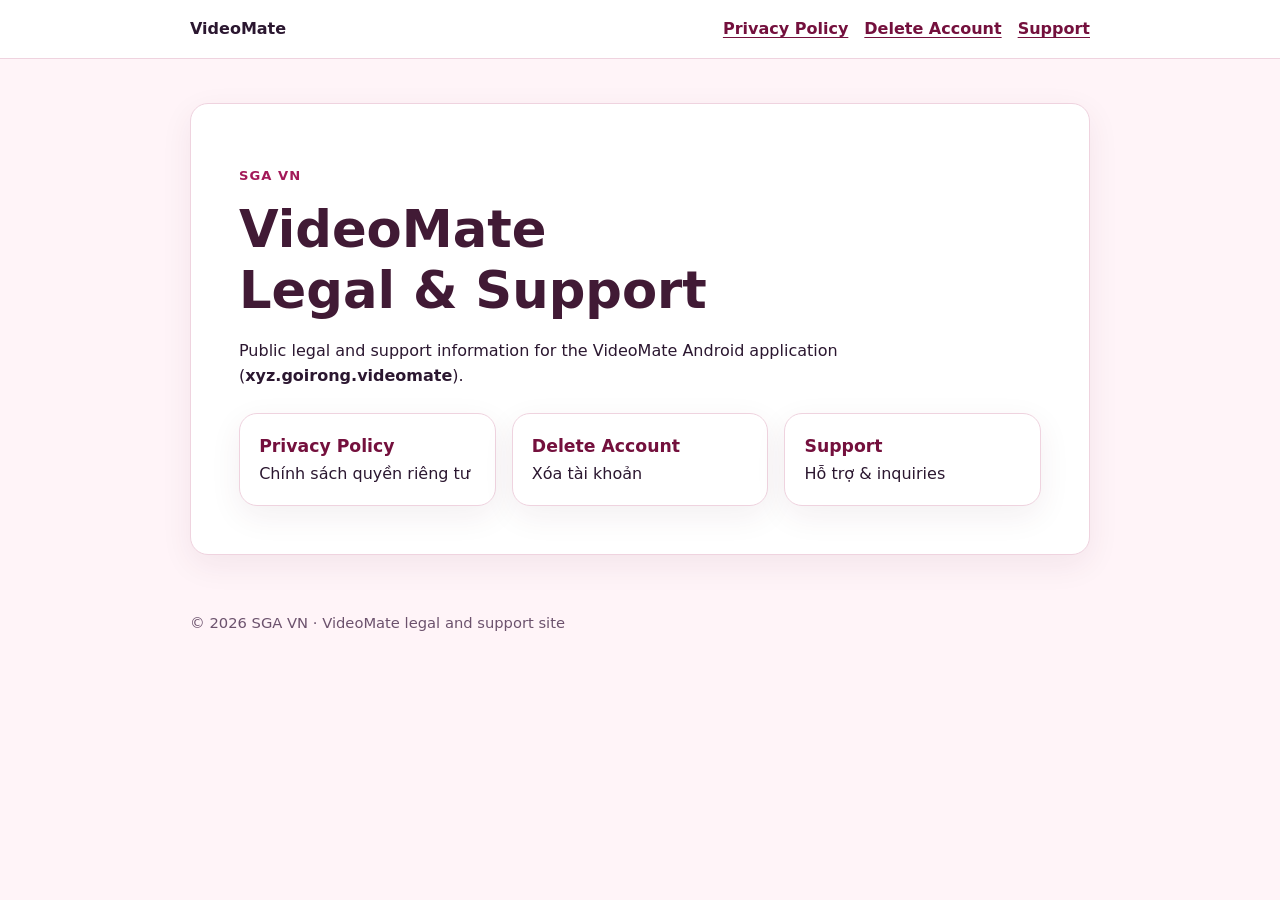
<file: index.html>
<!doctype html>
<html lang="vi">
<head>
  <meta charset="utf-8">
  <meta name="viewport" content="width=device-width, initial-scale=1">
  <meta name="description" content="VideoMate legal and support information.">
  <title>VideoMate — Legal &amp; Support</title>
  <link rel="stylesheet" href="assets/styles.css">
</head>
<body>
  <a class="skip-link" href="#content">Skip to content</a>
  <header><div class="bar"><a class="brand" href="./">VideoMate</a><nav aria-label="Primary"><a href="privacy/">Privacy Policy</a><a href="delete-account/">Delete Account</a><a href="support/">Support</a></nav></div></header>
  <main id="content">
    <section class="hero">
      <p class="eyebrow">SGA VN</p>
      <h1>VideoMate<br>Legal &amp; Support</h1>
      <p>Public legal and support information for the VideoMate Android application (<strong>xyz.goirong.videomate</strong>).</p>
      <div class="cards">
        <a class="card" href="privacy/"><strong>Privacy Policy</strong>Chính sách quyền riêng tư</a>
        <a class="card" href="delete-account/"><strong>Delete Account</strong>Xóa tài khoản</a>
        <a class="card" href="support/"><strong>Support</strong>Hỗ trợ &amp; inquiries</a>
      </div>
    </section>
  </main>
  <footer>© 2026 SGA VN · VideoMate legal and support site</footer>
</body>
</html>
</file>
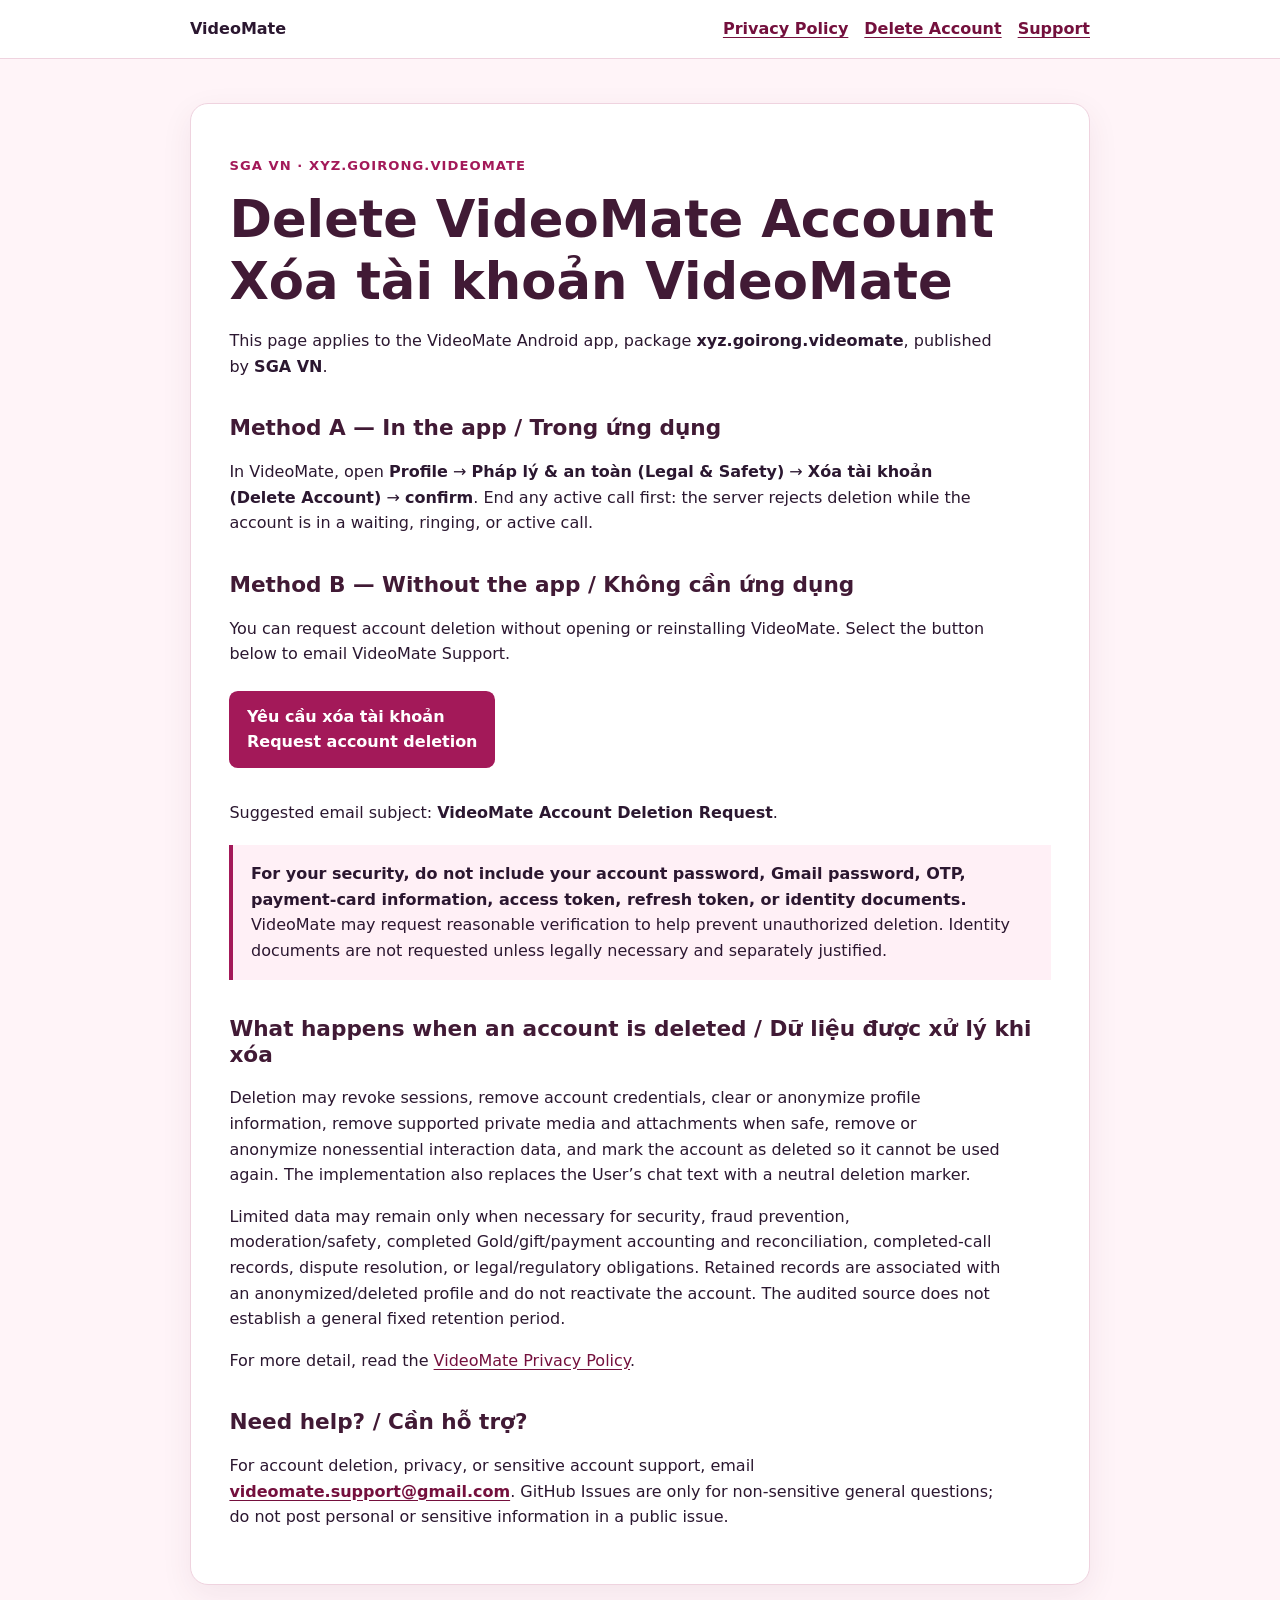
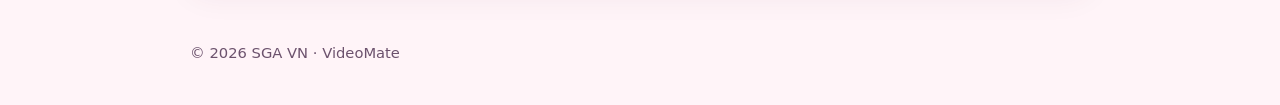
<file: delete-account/index.html>
<!doctype html>
<html lang="vi">
<head>
  <meta charset="utf-8">
  <meta name="viewport" content="width=device-width, initial-scale=1">
  <meta name="description" content="How to delete a VideoMate account.">
  <title>Delete VideoMate Account | Xóa tài khoản VideoMate</title>
  <link rel="stylesheet" href="../assets/styles.css">
</head>
<body>
  <a class="skip-link" href="#content">Skip to content</a>
  <header><div class="bar"><a class="brand" href="../">VideoMate</a><nav aria-label="Primary"><a href="../privacy/">Privacy Policy</a><a href="./">Delete Account</a><a href="../support/">Support</a></nav></div></header>
  <main id="content"><article>
    <p class="eyebrow">SGA VN · xyz.goirong.videomate</p>
    <h1>Delete VideoMate Account<br><span lang="vi">Xóa tài khoản VideoMate</span></h1>
    <p>This page applies to the VideoMate Android app, package <strong>xyz.goirong.videomate</strong>, published by <strong>SGA VN</strong>.</p>
    <h2>Method A — In the app / Trong ứng dụng</h2>
    <p>In VideoMate, open <strong>Profile</strong> → <strong>Pháp lý &amp; an toàn (Legal &amp; Safety)</strong> → <strong>Xóa tài khoản (Delete Account)</strong> → <strong>confirm</strong>. End any active call first: the server rejects deletion while the account is in a waiting, ringing, or active call.</p>
    <h2>Method B — Without the app / Không cần ứng dụng</h2>
    <p>You can request account deletion without opening or reinstalling VideoMate. Select the button below to email VideoMate Support.</p>
    <p><a class="deletion-cta" href="mailto:videomate.support@gmail.com?subject=VideoMate%20Account%20Deletion%20Request&amp;body=Hello%20VideoMate%20Support%2C%0A%0AI%20would%20like%20to%20request%20deletion%20of%20my%20VideoMate%20account.%0A%0AVideoMate%20account%20email%2Fusername%3A%0ADisplay%20name%3A%0A%0AI%20understand%20that%20reasonable%20verification%20may%20be%20required%20to%20prevent%20unauthorized%20account%20deletion.">Yêu cầu xóa tài khoản<br><span lang="en">Request account deletion</span></a></p>
    <p>Suggested email subject: <strong>VideoMate Account Deletion Request</strong>.</p>
    <div class="notice"><strong>For your security, do not include your account password, Gmail password, OTP, payment-card information, access token, refresh token, or identity documents.</strong> VideoMate may request reasonable verification to help prevent unauthorized deletion. Identity documents are not requested unless legally necessary and separately justified.</div>
    <h2>What happens when an account is deleted / Dữ liệu được xử lý khi xóa</h2>
    <p>Deletion may revoke sessions, remove account credentials, clear or anonymize profile information, remove supported private media and attachments when safe, remove or anonymize nonessential interaction data, and mark the account as deleted so it cannot be used again. The implementation also replaces the User’s chat text with a neutral deletion marker.</p>
    <p>Limited data may remain only when necessary for security, fraud prevention, moderation/safety, completed Gold/gift/payment accounting and reconciliation, completed-call records, dispute resolution, or legal/regulatory obligations. Retained records are associated with an anonymized/deleted profile and do not reactivate the account. The audited source does not establish a general fixed retention period.</p>
    <p>For more detail, read the <a href="../privacy/">VideoMate Privacy Policy</a>.</p>
    <h2>Need help? / Cần hỗ trợ?</h2>
    <p>For account deletion, privacy, or sensitive account support, email <a class="contact" href="mailto:videomate.support@gmail.com">videomate.support@gmail.com</a>. GitHub Issues are only for non-sensitive general questions; do not post personal or sensitive information in a public issue.</p>
  </article></main>
  <footer>© 2026 SGA VN · VideoMate</footer>
</body>
</html>
</file>
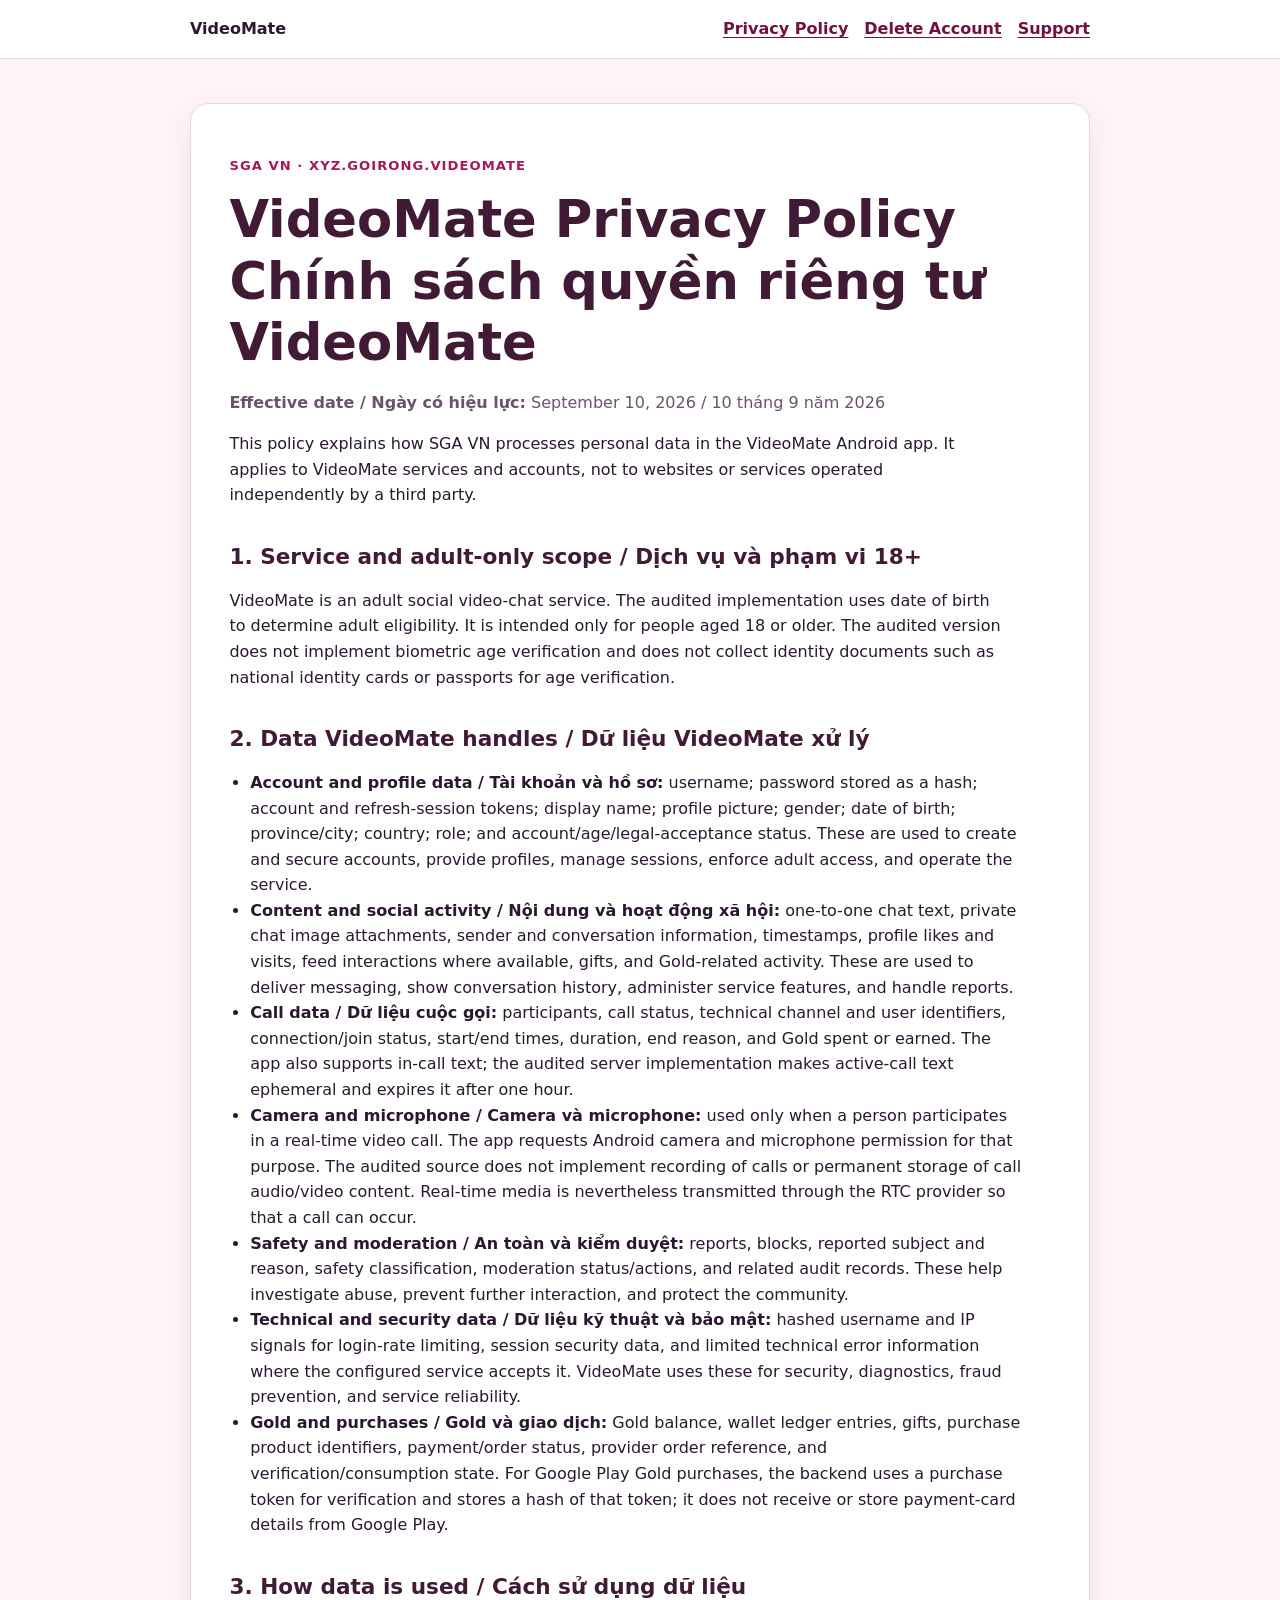
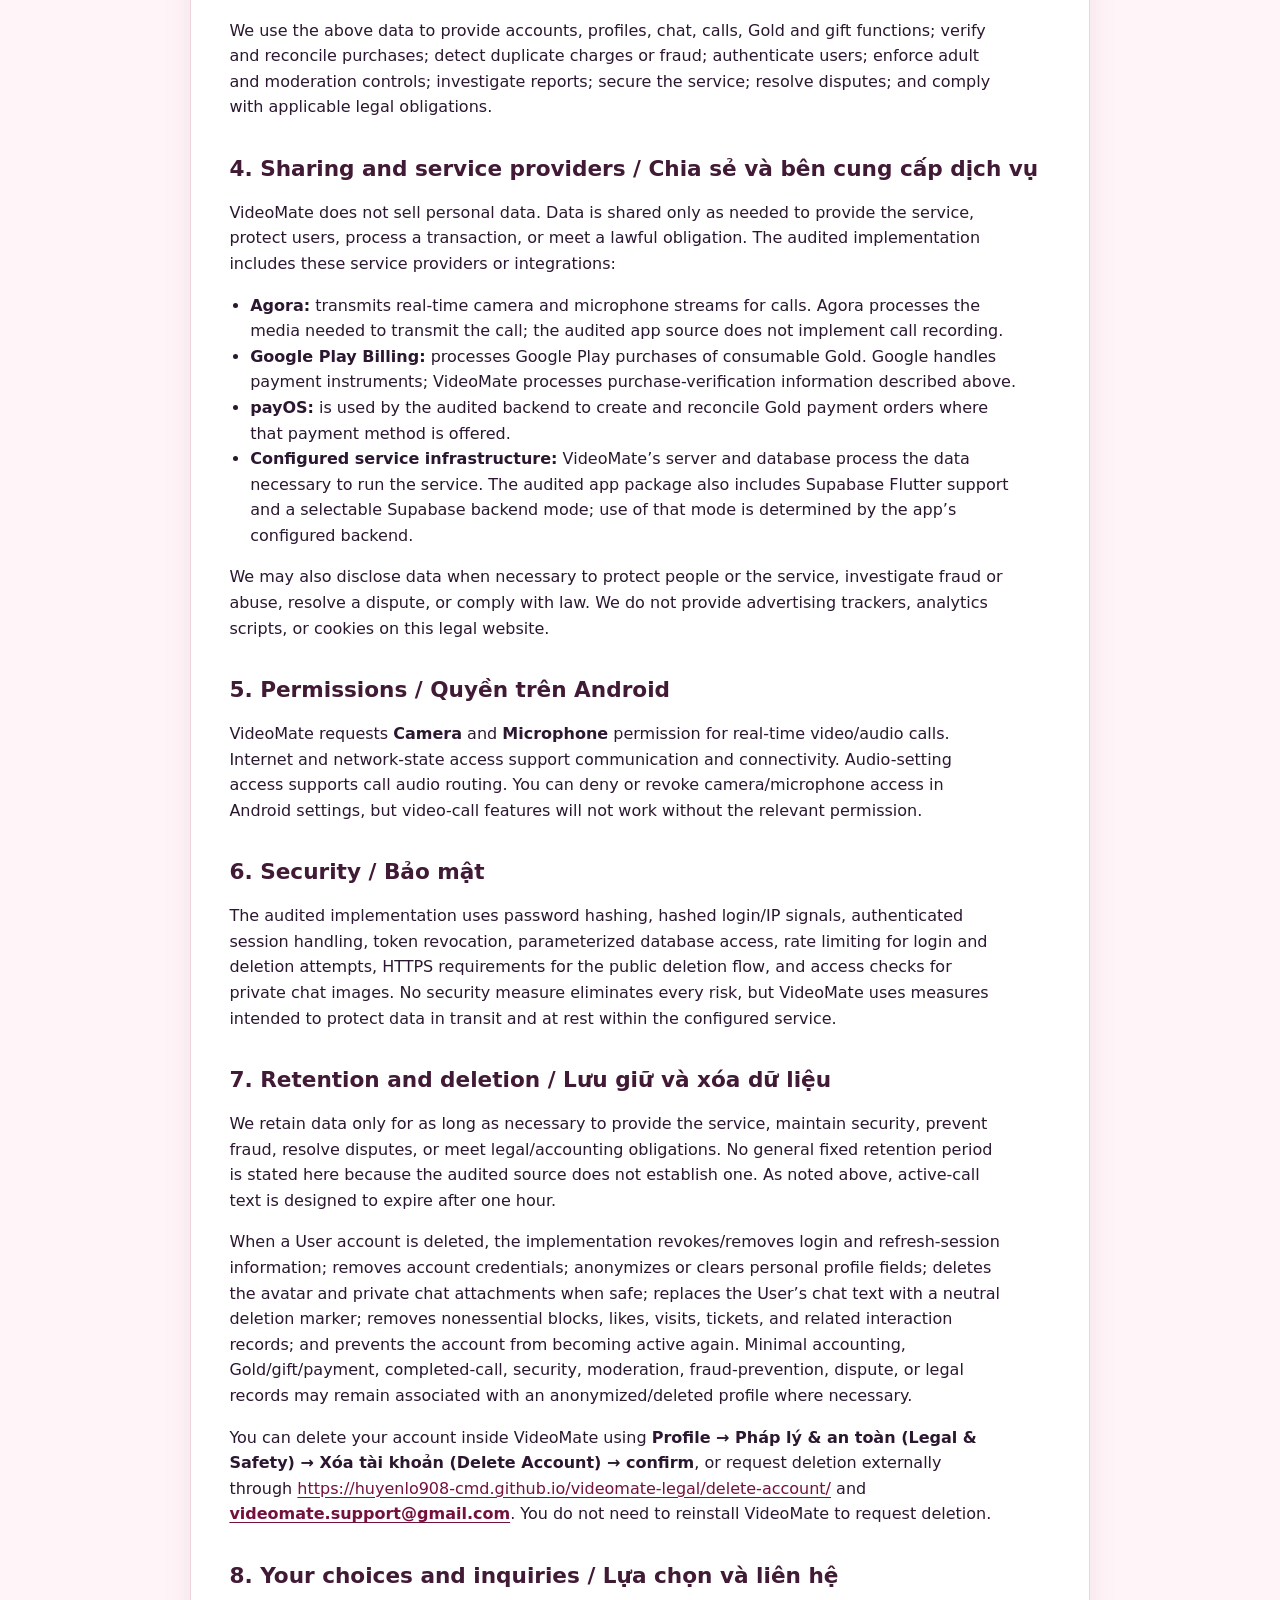
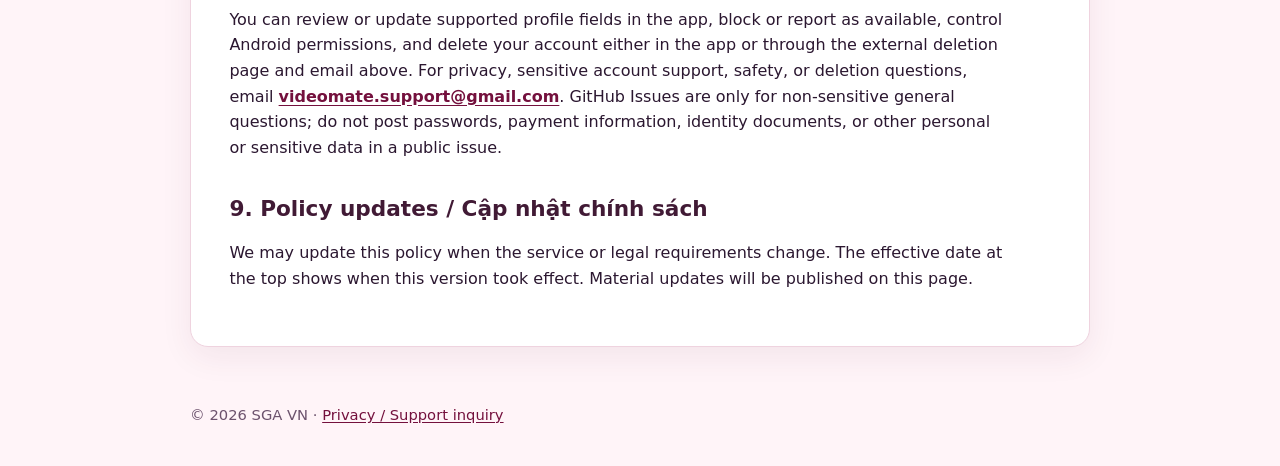
<file: privacy/index.html>
<!doctype html>
<html lang="vi">
<head>
  <meta charset="utf-8">
  <meta name="viewport" content="width=device-width, initial-scale=1">
  <meta name="description" content="VideoMate Privacy Policy / Chính sách quyền riêng tư VideoMate.">
  <title>VideoMate Privacy Policy | Chính sách quyền riêng tư VideoMate</title>
  <link rel="stylesheet" href="../assets/styles.css">
</head>
<body>
  <a class="skip-link" href="#content">Skip to content</a>
  <header><div class="bar"><a class="brand" href="../">VideoMate</a><nav aria-label="Primary"><a href="./">Privacy Policy</a><a href="../delete-account/">Delete Account</a><a href="../support/">Support</a></nav></div></header>
  <main id="content"><article>
    <p class="eyebrow">SGA VN · xyz.goirong.videomate</p>
    <h1>VideoMate Privacy Policy<br><span lang="vi">Chính sách quyền riêng tư VideoMate</span></h1>
    <p class="meta"><strong>Effective date / Ngày có hiệu lực:</strong> September 10, 2026 / 10 tháng 9 năm 2026</p>
    <p>This policy explains how SGA VN processes personal data in the VideoMate Android app. It applies to VideoMate services and accounts, not to websites or services operated independently by a third party.</p>

    <h2>1. Service and adult-only scope / Dịch vụ và phạm vi 18+</h2>
    <p>VideoMate is an adult social video-chat service. The audited implementation uses date of birth to determine adult eligibility. It is intended only for people aged 18 or older. The audited version does not implement biometric age verification and does not collect identity documents such as national identity cards or passports for age verification.</p>

    <h2>2. Data VideoMate handles / Dữ liệu VideoMate xử lý</h2>
    <ul>
      <li><strong>Account and profile data / Tài khoản và hồ sơ:</strong> username; password stored as a hash; account and refresh-session tokens; display name; profile picture; gender; date of birth; province/city; country; role; and account/age/legal-acceptance status. These are used to create and secure accounts, provide profiles, manage sessions, enforce adult access, and operate the service.</li>
      <li><strong>Content and social activity / Nội dung và hoạt động xã hội:</strong> one-to-one chat text, private chat image attachments, sender and conversation information, timestamps, profile likes and visits, feed interactions where available, gifts, and Gold-related activity. These are used to deliver messaging, show conversation history, administer service features, and handle reports.</li>
      <li><strong>Call data / Dữ liệu cuộc gọi:</strong> participants, call status, technical channel and user identifiers, connection/join status, start/end times, duration, end reason, and Gold spent or earned. The app also supports in-call text; the audited server implementation makes active-call text ephemeral and expires it after one hour.</li>
      <li><strong>Camera and microphone / Camera và microphone:</strong> used only when a person participates in a real-time video call. The app requests Android camera and microphone permission for that purpose. The audited source does not implement recording of calls or permanent storage of call audio/video content. Real-time media is nevertheless transmitted through the RTC provider so that a call can occur.</li>
      <li><strong>Safety and moderation / An toàn và kiểm duyệt:</strong> reports, blocks, reported subject and reason, safety classification, moderation status/actions, and related audit records. These help investigate abuse, prevent further interaction, and protect the community.</li>
      <li><strong>Technical and security data / Dữ liệu kỹ thuật và bảo mật:</strong> hashed username and IP signals for login-rate limiting, session security data, and limited technical error information where the configured service accepts it. VideoMate uses these for security, diagnostics, fraud prevention, and service reliability.</li>
      <li><strong>Gold and purchases / Gold và giao dịch:</strong> Gold balance, wallet ledger entries, gifts, purchase product identifiers, payment/order status, provider order reference, and verification/consumption state. For Google Play Gold purchases, the backend uses a purchase token for verification and stores a hash of that token; it does not receive or store payment-card details from Google Play.</li>
    </ul>

    <h2>3. How data is used / Cách sử dụng dữ liệu</h2>
    <p>We use the above data to provide accounts, profiles, chat, calls, Gold and gift functions; verify and reconcile purchases; detect duplicate charges or fraud; authenticate users; enforce adult and moderation controls; investigate reports; secure the service; resolve disputes; and comply with applicable legal obligations.</p>

    <h2>4. Sharing and service providers / Chia sẻ và bên cung cấp dịch vụ</h2>
    <p>VideoMate does not sell personal data. Data is shared only as needed to provide the service, protect users, process a transaction, or meet a lawful obligation. The audited implementation includes these service providers or integrations:</p>
    <ul>
      <li><strong>Agora:</strong> transmits real-time camera and microphone streams for calls. Agora processes the media needed to transmit the call; the audited app source does not implement call recording.</li>
      <li><strong>Google Play Billing:</strong> processes Google Play purchases of consumable Gold. Google handles payment instruments; VideoMate processes purchase-verification information described above.</li>
      <li><strong>payOS:</strong> is used by the audited backend to create and reconcile Gold payment orders where that payment method is offered.</li>
      <li><strong>Configured service infrastructure:</strong> VideoMate’s server and database process the data necessary to run the service. The audited app package also includes Supabase Flutter support and a selectable Supabase backend mode; use of that mode is determined by the app’s configured backend.</li>
    </ul>
    <p>We may also disclose data when necessary to protect people or the service, investigate fraud or abuse, resolve a dispute, or comply with law. We do not provide advertising trackers, analytics scripts, or cookies on this legal website.</p>

    <h2>5. Permissions / Quyền trên Android</h2>
    <p>VideoMate requests <strong>Camera</strong> and <strong>Microphone</strong> permission for real-time video/audio calls. Internet and network-state access support communication and connectivity. Audio-setting access supports call audio routing. You can deny or revoke camera/microphone access in Android settings, but video-call features will not work without the relevant permission.</p>

    <h2>6. Security / Bảo mật</h2>
    <p>The audited implementation uses password hashing, hashed login/IP signals, authenticated session handling, token revocation, parameterized database access, rate limiting for login and deletion attempts, HTTPS requirements for the public deletion flow, and access checks for private chat images. No security measure eliminates every risk, but VideoMate uses measures intended to protect data in transit and at rest within the configured service.</p>

    <h2>7. Retention and deletion / Lưu giữ và xóa dữ liệu</h2>
    <p>We retain data only for as long as necessary to provide the service, maintain security, prevent fraud, resolve disputes, or meet legal/accounting obligations. No general fixed retention period is stated here because the audited source does not establish one. As noted above, active-call text is designed to expire after one hour.</p>
    <p>When a User account is deleted, the implementation revokes/removes login and refresh-session information; removes account credentials; anonymizes or clears personal profile fields; deletes the avatar and private chat attachments when safe; replaces the User’s chat text with a neutral deletion marker; removes nonessential blocks, likes, visits, tickets, and related interaction records; and prevents the account from becoming active again. Minimal accounting, Gold/gift/payment, completed-call, security, moderation, fraud-prevention, dispute, or legal records may remain associated with an anonymized/deleted profile where necessary.</p>
    <p>You can delete your account inside VideoMate using <strong>Profile → Pháp lý &amp; an toàn (Legal &amp; Safety) → Xóa tài khoản (Delete Account) → confirm</strong>, or request deletion externally through <a href="https://huyenlo908-cmd.github.io/videomate-legal/delete-account/">https://huyenlo908-cmd.github.io/videomate-legal/delete-account/</a> and <a class="contact" href="mailto:videomate.support@gmail.com">videomate.support@gmail.com</a>. You do not need to reinstall VideoMate to request deletion.</p>

    <h2>8. Your choices and inquiries / Lựa chọn và liên hệ</h2>
    <p>You can review or update supported profile fields in the app, block or report as available, control Android permissions, and delete your account either in the app or through the external deletion page and email above. For privacy, sensitive account support, safety, or deletion questions, email <a class="contact" href="mailto:videomate.support@gmail.com">videomate.support@gmail.com</a>. GitHub Issues are only for non-sensitive general questions; do not post passwords, payment information, identity documents, or other personal or sensitive data in a public issue.</p>

    <h2>9. Policy updates / Cập nhật chính sách</h2>
    <p>We may update this policy when the service or legal requirements change. The effective date at the top shows when this version took effect. Material updates will be published on this page.</p>
  </article></main>
  <footer>© 2026 SGA VN · <a href="../support/">Privacy / Support inquiry</a></footer>
</body>
</html>
</file>
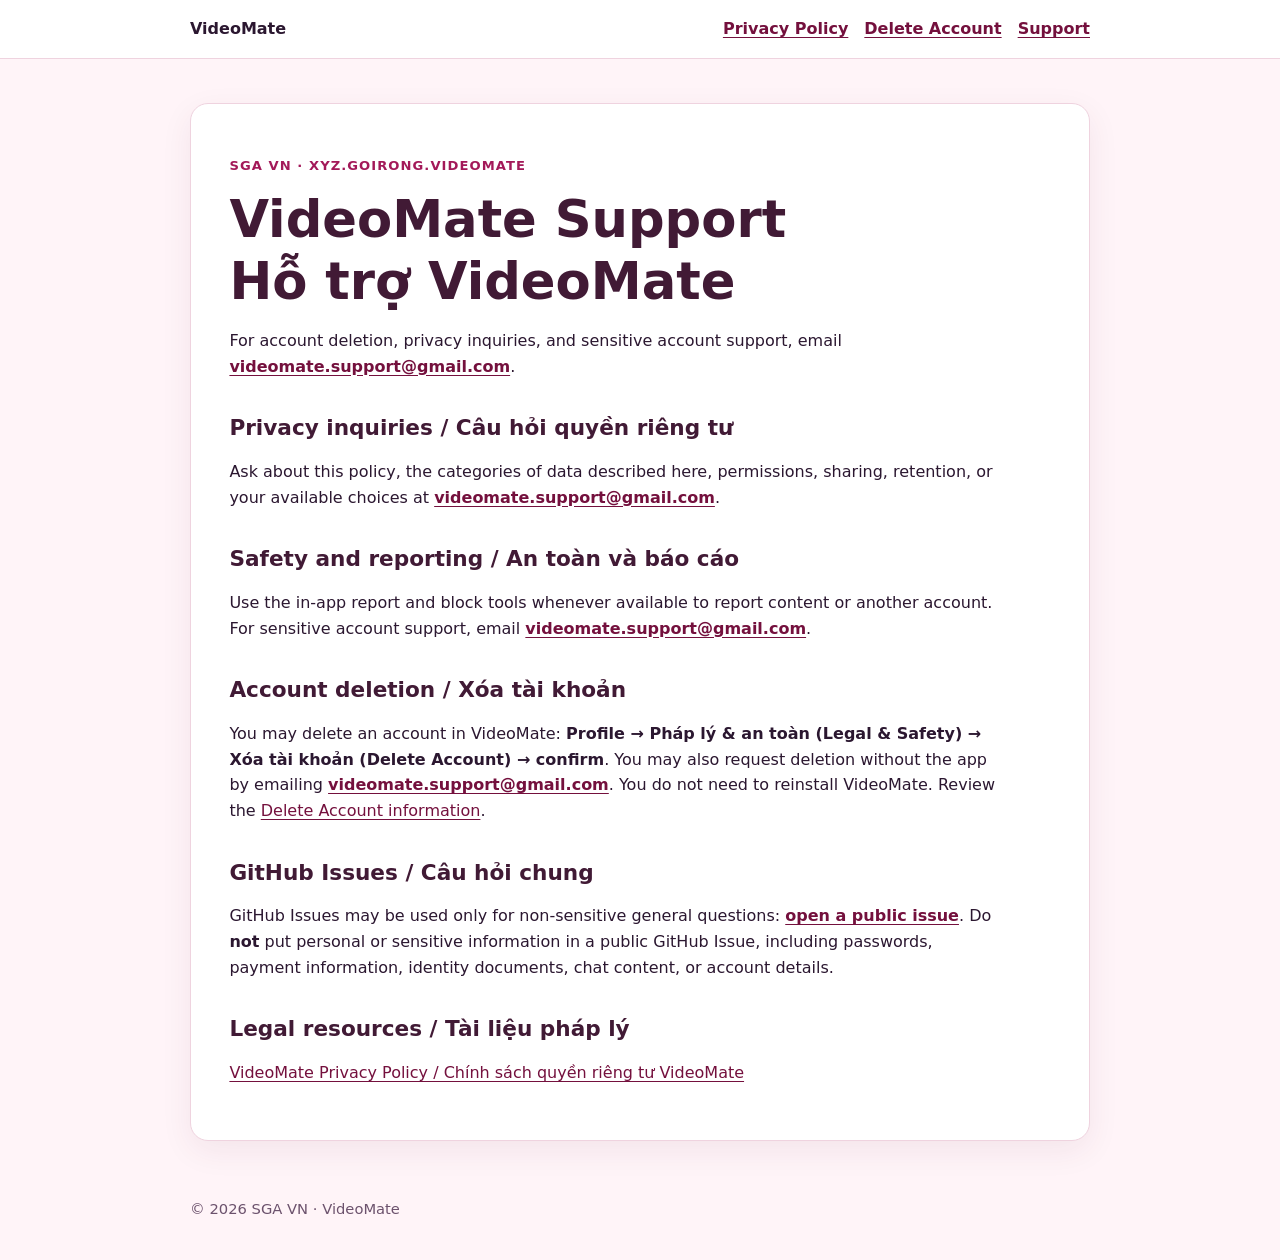
<file: support/index.html>
<!doctype html>
<html lang="vi">
<head>
  <meta charset="utf-8">
  <meta name="viewport" content="width=device-width, initial-scale=1">
  <meta name="description" content="VideoMate public support and privacy inquiries.">
  <title>VideoMate Support | Hỗ trợ VideoMate</title>
  <link rel="stylesheet" href="../assets/styles.css">
</head>
<body>
  <a class="skip-link" href="#content">Skip to content</a>
  <header><div class="bar"><a class="brand" href="../">VideoMate</a><nav aria-label="Primary"><a href="../privacy/">Privacy Policy</a><a href="../delete-account/">Delete Account</a><a href="./">Support</a></nav></div></header>
  <main id="content"><article>
    <p class="eyebrow">SGA VN · xyz.goirong.videomate</p>
    <h1>VideoMate Support<br><span lang="vi">Hỗ trợ VideoMate</span></h1>
    <p>For account deletion, privacy inquiries, and sensitive account support, email <a class="contact" href="mailto:videomate.support@gmail.com">videomate.support@gmail.com</a>.</p>
    <h2>Privacy inquiries / Câu hỏi quyền riêng tư</h2>
    <p>Ask about this policy, the categories of data described here, permissions, sharing, retention, or your available choices at <a class="contact" href="mailto:videomate.support@gmail.com">videomate.support@gmail.com</a>.</p>
    <h2>Safety and reporting / An toàn và báo cáo</h2>
    <p>Use the in-app report and block tools whenever available to report content or another account. For sensitive account support, email <a class="contact" href="mailto:videomate.support@gmail.com">videomate.support@gmail.com</a>.</p>
    <h2>Account deletion / Xóa tài khoản</h2>
    <p>You may delete an account in VideoMate: <strong>Profile → Pháp lý &amp; an toàn (Legal &amp; Safety) → Xóa tài khoản (Delete Account) → confirm</strong>. You may also request deletion without the app by emailing <a class="contact" href="mailto:videomate.support@gmail.com?subject=VideoMate%20Account%20Deletion%20Request">videomate.support@gmail.com</a>. You do not need to reinstall VideoMate. Review the <a href="../delete-account/">Delete Account information</a>.</p>
    <h2>GitHub Issues / Câu hỏi chung</h2>
    <p>GitHub Issues may be used only for non-sensitive general questions: <a class="contact" href="https://github.com/huyenlo908-cmd/videomate-legal/issues/new">open a public issue</a>. Do <strong>not</strong> put personal or sensitive information in a public GitHub Issue, including passwords, payment information, identity documents, chat content, or account details.</p>
    <h2>Legal resources / Tài liệu pháp lý</h2>
    <p><a href="../privacy/">VideoMate Privacy Policy / Chính sách quyền riêng tư VideoMate</a></p>
  </article></main>
  <footer>© 2026 SGA VN · VideoMate</footer>
</body>
</html>
</file>
<file: assets/styles.css>
:root {
  color-scheme: light;
  --ink: #2b1730;
  --muted: #6c526d;
  --surface: #fff;
  --wash: #fff4f8;
  --line: #efd3df;
  --brand: #a31959;
  --brand-dark: #74103d;
  --focus: #0047ab;
}

* { box-sizing: border-box; }
html { scroll-behavior: smooth; }
body {
  margin: 0;
  background: var(--wash);
  color: var(--ink);
  font: 16px/1.6 system-ui, -apple-system, BlinkMacSystemFont, "Segoe UI", sans-serif;
}
a { color: var(--brand-dark); text-underline-offset: .16em; }
a:hover { color: var(--brand); }
a:focus-visible { outline: 3px solid var(--focus); outline-offset: 3px; }
.skip-link { position: absolute; left: -9999px; top: 0; }
.skip-link:focus { left: 1rem; top: 1rem; z-index: 2; background: #fff; padding: .7rem 1rem; }
header { background: #fff; border-bottom: 1px solid var(--line); }
.bar, main, footer { width: min(100% - 2rem, 900px); margin-inline: auto; }
.bar { padding: 1rem 0; display: flex; align-items: center; justify-content: space-between; gap: 1rem; }
.brand { color: var(--ink); font-weight: 800; text-decoration: none; }
nav { display: flex; flex-wrap: wrap; gap: .45rem 1rem; }
nav a { font-weight: 650; }
main { padding: 2.75rem 0 3.5rem; }
.hero, article, .card { background: var(--surface); border: 1px solid var(--line); border-radius: 18px; box-shadow: 0 10px 32px rgba(87, 29, 61, .07); }
.hero { padding: clamp(1.5rem, 4vw, 3rem); }
article { padding: clamp(1.25rem, 3vw, 2.5rem); }
.eyebrow { color: var(--brand); font-size: .82rem; font-weight: 800; letter-spacing: .08em; text-transform: uppercase; }
h1, h2, h3 { color: #411a35; line-height: 1.2; }
h1 { margin: .2rem 0 1rem; font-size: clamp(2rem, 6vw, 3.2rem); }
h2 { margin-top: 2.25rem; font-size: 1.35rem; }
h3 { margin-top: 1.5rem; font-size: 1.08rem; }
p, li { max-width: 76ch; }
ul { padding-left: 1.3rem; }
.cards { display: grid; grid-template-columns: repeat(3, minmax(0, 1fr)); gap: 1rem; margin-top: 1.5rem; }
.card { display: block; padding: 1.2rem; color: var(--ink); text-decoration: none; }
.card:hover { border-color: var(--brand); transform: translateY(-2px); transition: .15s ease; }
.card strong { display: block; color: var(--brand-dark); font-size: 1.08rem; }
.notice { margin: 1.25rem 0; padding: 1rem 1.1rem; border-left: 4px solid var(--brand); background: #fff0f6; }
.meta { color: var(--muted); }
.contact { font-weight: 750; }
.deletion-cta {
  display: inline-block;
  margin: .5rem 0 1rem;
  padding: .8rem 1.1rem;
  border-radius: .55rem;
  background: var(--brand);
  color: #fff;
  font-weight: 800;
  text-decoration: none;
}
.deletion-cta:hover { background: var(--brand-dark); color: #fff; }
footer { padding: 0 0 2.5rem; color: var(--muted); font-size: .92rem; }
@media (max-width: 650px) {
  .bar { align-items: flex-start; flex-direction: column; }
  .cards { grid-template-columns: 1fr; }
}
</file>
